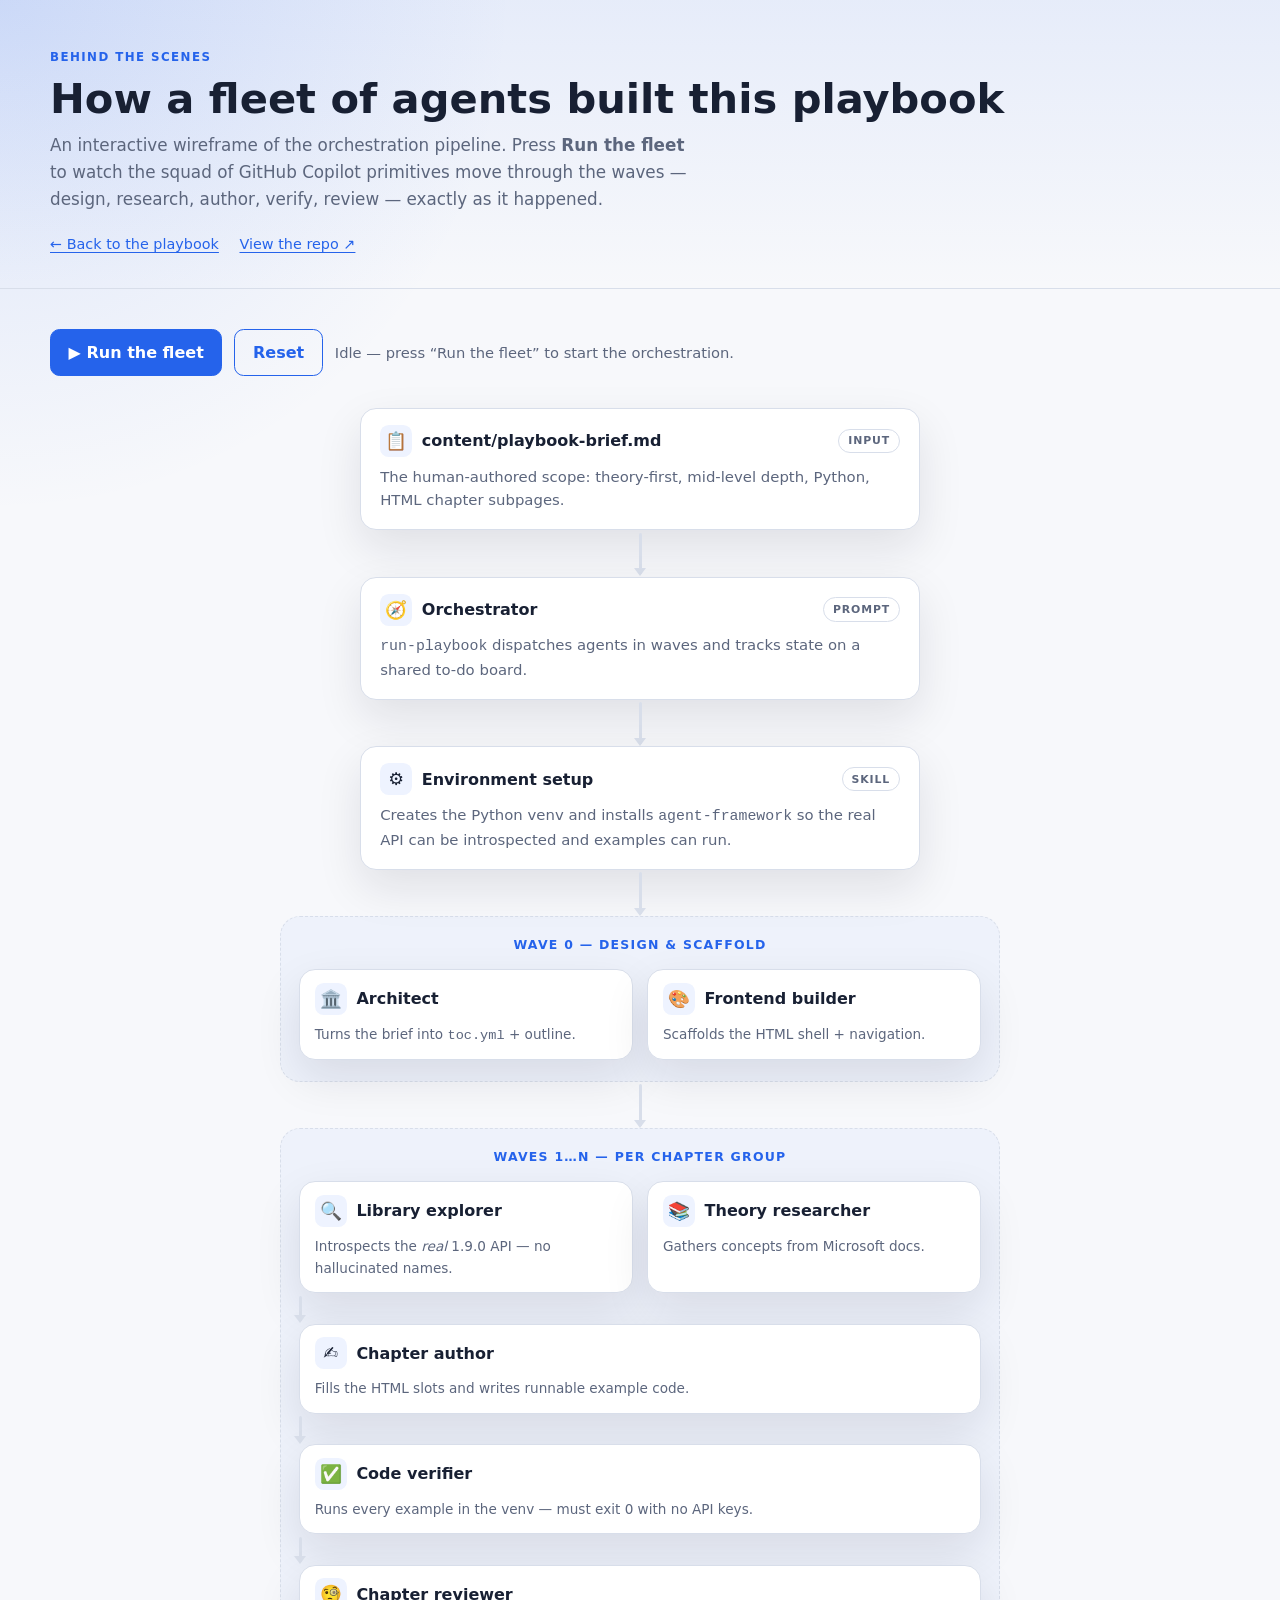
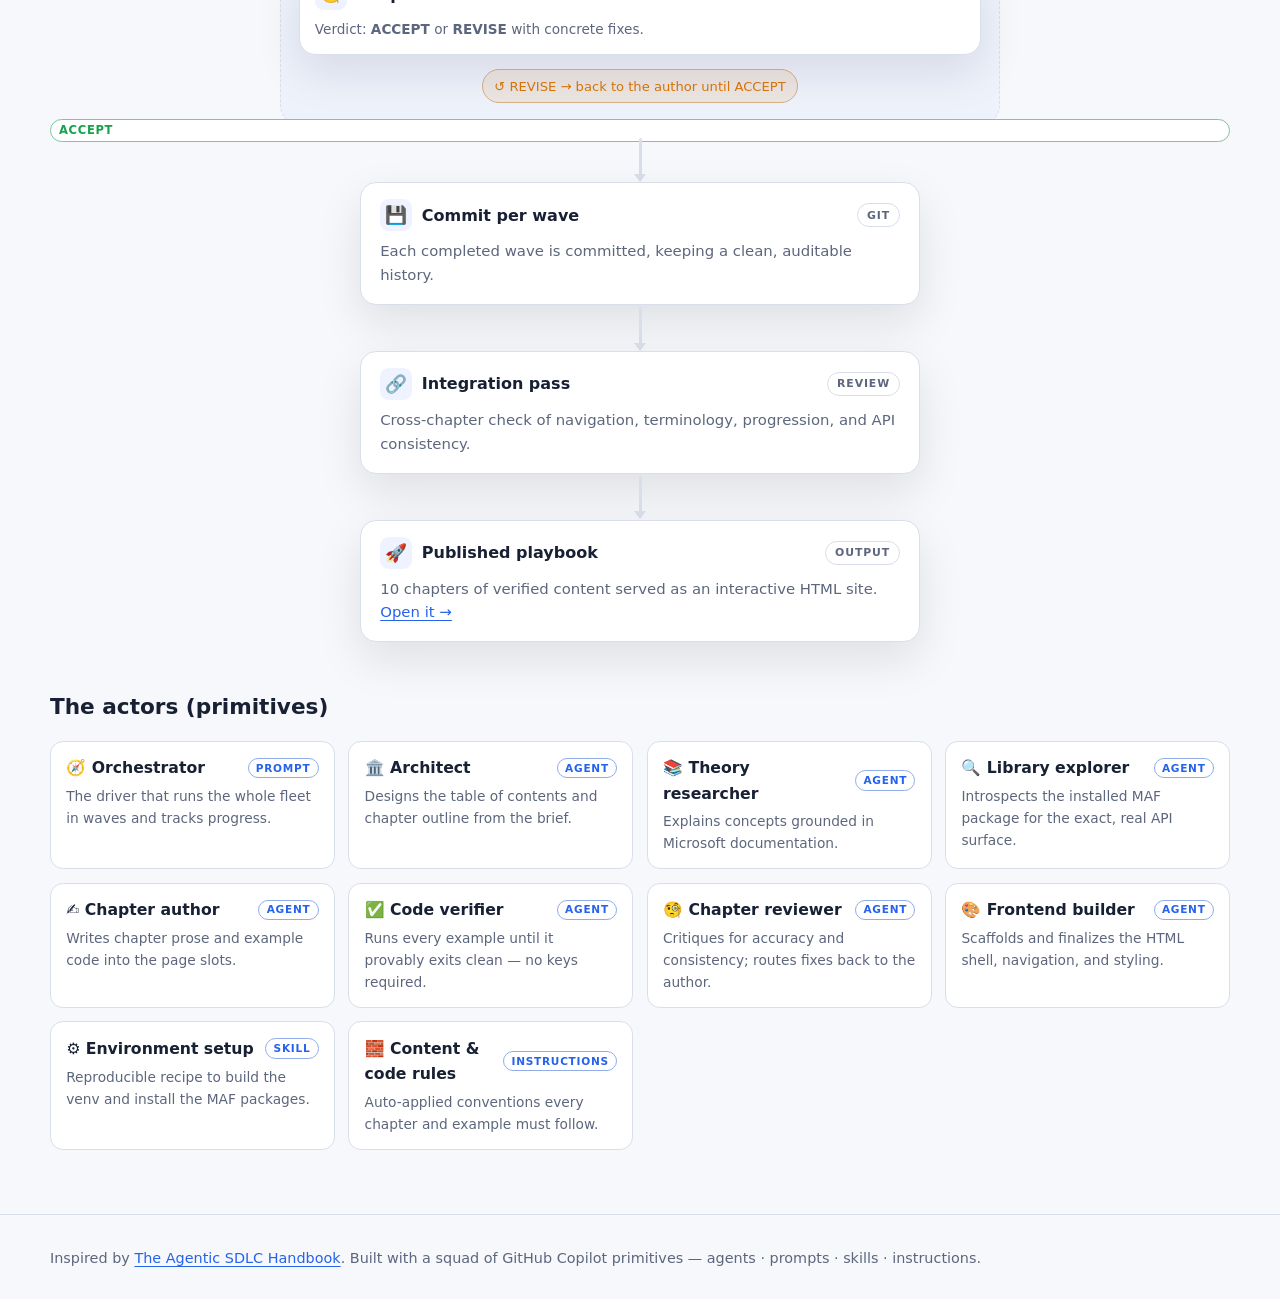
<file: orchestration.html>
<!doctype html>
<html lang="en">
<head>
  <meta charset="utf-8">
  <meta name="viewport" content="width=device-width, initial-scale=1">
  <meta name="description" content="An interactive wireframe replicating the agent-orchestration pipeline that produced the Microsoft Agent Framework playbook: a fleet of GitHub Copilot primitives working in waves.">
  <title>How the fleet built this | Agent Orchestration</title>
  <style>
    :root {
      color-scheme: light dark;
      --bg: #f7f8fb;
      --surface: #ffffff;
      --surface-strong: #eef3ff;
      --text: #182033;
      --muted: #5c667d;
      --border: #d8deea;
      --accent: #2563eb;
      --accent-strong: #1d4ed8;
      --good: #16a34a;
      --warn: #d97706;
      --shadow: 0 18px 45px rgba(15, 23, 42, 0.10);
      --radius: 1rem;
      font-family: "Segoe UI", system-ui, -apple-system, BlinkMacSystemFont, "Helvetica Neue", Arial, sans-serif;
    }
    @media (prefers-color-scheme: dark) {
      :root {
        --bg: #0b1020;
        --surface: #121a2d;
        --surface-strong: #17223a;
        --text: #edf2ff;
        --muted: #b7c2d8;
        --border: #293653;
        --accent: #78a6ff;
        --accent-strong: #a8c4ff;
        --good: #4ade80;
        --warn: #fbbf24;
        --shadow: 0 18px 45px rgba(0, 0, 0, 0.32);
      }
    }
    * { box-sizing: border-box; }
    html { scroll-behavior: smooth; }
    body {
      margin: 0;
      background: radial-gradient(circle at top left, color-mix(in srgb, var(--accent) 14%, transparent), transparent 32rem), var(--bg);
      color: var(--text);
      font-size: 16px;
      line-height: 1.6;
    }
    a { color: var(--accent); text-underline-offset: 0.18em; }
    a:hover { color: var(--accent-strong); }
    .container { width: min(1180px, calc(100% - 2rem)); margin: 0 auto; }

    header.hero {
      padding: 3rem 0 2rem;
      border-bottom: 1px solid var(--border);
      background: linear-gradient(180deg, color-mix(in srgb, var(--accent) 8%, transparent), transparent);
    }
    .eyebrow {
      text-transform: uppercase;
      letter-spacing: 0.12em;
      font-size: 0.74rem;
      font-weight: 700;
      color: var(--accent);
      margin: 0 0 0.5rem;
    }
    h1 { font-size: clamp(1.8rem, 4vw, 2.6rem); margin: 0 0 0.6rem; line-height: 1.15; }
    .lead { color: var(--muted); max-width: 60ch; margin: 0; font-size: 1.05rem; }
    .crumbs { margin-top: 1.25rem; font-size: 0.9rem; }
    .crumbs a { margin-right: 1rem; }

    main { padding: 2.5rem 0 4rem; }

    .controls {
      display: flex; flex-wrap: wrap; gap: 0.75rem; align-items: center;
      margin: 0 0 2rem;
    }
    button.btn {
      font: inherit; font-weight: 650;
      border: 1px solid var(--accent);
      background: var(--accent); color: #fff;
      padding: 0.6rem 1.1rem; border-radius: 0.6rem; cursor: pointer;
      transition: transform .08s ease, filter .15s ease;
    }
    button.btn:hover { filter: brightness(1.08); }
    button.btn:active { transform: translateY(1px); }
    button.btn.ghost { background: transparent; color: var(--accent); }
    .status { color: var(--muted); font-size: 0.92rem; min-height: 1.2em; }
    .status b { color: var(--text); }

    /* Pipeline */
    .pipeline { display: grid; gap: 0; position: relative; }
    .stage {
      display: grid; gap: 0.85rem; justify-items: center;
    }
    .connector {
      width: 3px; height: 2.6rem; margin: 0.15rem 0;
      background: linear-gradient(var(--border), var(--border));
      position: relative; border-radius: 3px;
      justify-self: center;
    }
    .connector::after {
      content: ""; position: absolute; left: 50%; bottom: -2px; transform: translateX(-50%);
      border-left: 6px solid transparent; border-right: 6px solid transparent;
      border-top: 8px solid var(--border);
    }
    .connector.flow { background: linear-gradient(var(--accent), var(--accent-strong)); }
    .connector.flow::after { border-top-color: var(--accent-strong); }

    .node {
      width: min(560px, 100%);
      background: var(--surface);
      border: 1px solid var(--border);
      border-radius: var(--radius);
      box-shadow: var(--shadow);
      padding: 1rem 1.2rem;
      position: relative;
      transition: border-color .2s ease, box-shadow .2s ease, transform .2s ease, background .2s ease;
    }
    .node .role { display: flex; align-items: center; gap: 0.6rem; font-weight: 700; }
    .node .role .ico {
      width: 2rem; height: 2rem; flex: none; display: grid; place-items: center;
      border-radius: 0.55rem; background: var(--surface-strong); font-size: 1.1rem;
    }
    .node .kind {
      margin-left: auto; font-size: 0.68rem; text-transform: uppercase; letter-spacing: 0.08em;
      color: var(--muted); border: 1px solid var(--border); border-radius: 999px; padding: 0.15rem 0.55rem;
    }
    .node p { margin: 0.55rem 0 0; color: var(--muted); font-size: 0.93rem; }
    .node.active {
      border-color: var(--accent);
      box-shadow: 0 0 0 3px color-mix(in srgb, var(--accent) 30%, transparent), var(--shadow);
      transform: translateY(-2px);
      background: color-mix(in srgb, var(--accent) 6%, var(--surface));
    }
    .node.done .role .ico { background: color-mix(in srgb, var(--good) 22%, transparent); }
    .node.done::after {
      content: "✓"; position: absolute; top: 0.7rem; right: 0.8rem;
      color: var(--good); font-weight: 800;
    }

    /* Wave grouping */
    .wave {
      width: min(720px, 100%);
      border: 1.5px dashed var(--border);
      border-radius: calc(var(--radius) + 0.25rem);
      padding: 1.1rem 1.1rem 1.3rem;
      background: color-mix(in srgb, var(--accent) 4%, transparent);
    }
    .wave > .wave-title {
      font-size: 0.78rem; text-transform: uppercase; letter-spacing: 0.1em;
      color: var(--accent); font-weight: 700; margin: 0 0 0.9rem; text-align: center;
    }
    .wave.active { border-color: var(--accent); }
    .wave-row { display: grid; gap: 0.85rem; }
    .wave-row.two { grid-template-columns: 1fr 1fr; }
    @media (max-width: 620px) { .wave-row.two { grid-template-columns: 1fr; } }
    .node.sm { width: 100%; padding: 0.8rem 0.95rem; }
    .node.sm p { font-size: 0.85rem; }

    .loop-note {
      display: inline-flex; align-items: center; gap: 0.4rem;
      margin: 0.9rem auto 0; font-size: 0.82rem; color: var(--warn);
      border: 1px solid color-mix(in srgb, var(--warn) 45%, var(--border));
      background: color-mix(in srgb, var(--warn) 10%, transparent);
      padding: 0.35rem 0.7rem; border-radius: 999px;
    }
    .edge-label {
      font-size: 0.72rem; font-weight: 700; letter-spacing: 0.06em; text-transform: uppercase;
      color: var(--muted); background: var(--surface); border: 1px solid var(--border);
      padding: 0.1rem 0.5rem; border-radius: 999px; margin: -0.4rem 0;
    }
    .edge-label.flow { color: var(--good); border-color: color-mix(in srgb, var(--good) 45%, var(--border)); }

    /* Legend */
    .section-title { margin: 3rem 0 1rem; font-size: 1.35rem; }
    .legend {
      display: grid; grid-template-columns: repeat(auto-fill, minmax(230px, 1fr)); gap: 0.85rem;
    }
    .legend .card {
      border: 1px solid var(--border); border-radius: 0.8rem; background: var(--surface);
      padding: 0.85rem 0.95rem;
    }
    .legend .card h3 { margin: 0 0 0.3rem; font-size: 0.98rem; display: flex; gap: 0.5rem; align-items: center; }
    .legend .card p { margin: 0; color: var(--muted); font-size: 0.86rem; }
    .legend .tag {
      font-size: 0.66rem; text-transform: uppercase; letter-spacing: 0.07em; color: var(--accent);
      border: 1px solid color-mix(in srgb, var(--accent) 40%, var(--border)); border-radius: 999px;
      padding: 0.05rem 0.45rem; margin-left: auto;
    }

    footer { border-top: 1px solid var(--border); padding: 2rem 0; color: var(--muted); font-size: 0.9rem; }
    .reduced-hint { font-size: 0.82rem; color: var(--muted); margin-top: 0.4rem; }
  </style>
</head>
<body>
  <header class="hero">
    <div class="container">
      <p class="eyebrow">Behind the scenes</p>
      <h1>How a fleet of agents built this playbook</h1>
      <p class="lead">An interactive wireframe of the orchestration pipeline. Press <strong>Run the fleet</strong> to watch the squad of GitHub Copilot primitives move through the waves — design, research, author, verify, review — exactly as it happened.</p>
      <nav class="crumbs">
        <a href="index.html">← Back to the playbook</a>
        <a href="https://github.com/Valentina-Alto/microsoft-agent-framework-playbook-fleets-generated" target="_blank" rel="noopener">View the repo ↗</a>
      </nav>
    </div>
  </header>

  <main class="container">
    <div class="controls">
      <button class="btn" id="run">▶ Run the fleet</button>
      <button class="btn ghost" id="reset">Reset</button>
      <span class="status" id="status">Idle — press “Run the fleet” to start the orchestration.</span>
    </div>

    <div class="pipeline" id="pipeline">
      <!-- Brief -->
      <div class="stage">
        <div class="node" data-step="0">
          <div class="role"><span class="ico">📋</span> content/playbook-brief.md <span class="kind">input</span></div>
          <p>The human-authored scope: theory-first, mid-level depth, Python, HTML chapter subpages.</p>
        </div>
      </div>
      <div class="connector" data-conn="0"></div>

      <!-- Orchestrator -->
      <div class="stage">
        <div class="node" data-step="1">
          <div class="role"><span class="ico">🧭</span> Orchestrator <span class="kind">prompt</span></div>
          <p><code>run-playbook</code> dispatches agents in waves and tracks state on a shared to-do board.</p>
        </div>
      </div>
      <div class="connector" data-conn="1"></div>

      <!-- Env -->
      <div class="stage">
        <div class="node" data-step="2">
          <div class="role"><span class="ico">⚙️</span> Environment setup <span class="kind">skill</span></div>
          <p>Creates the Python venv and installs <code>agent-framework</code> so the real API can be introspected and examples can run.</p>
        </div>
      </div>
      <div class="connector" data-conn="2"></div>

      <!-- Wave 0 -->
      <div class="stage">
        <div class="wave" data-wave="w0">
          <p class="wave-title">Wave 0 — Design &amp; scaffold</p>
          <div class="wave-row two">
            <div class="node sm" data-step="3">
              <div class="role"><span class="ico">🏛️</span> Architect</div>
              <p>Turns the brief into <code>toc.yml</code> + outline.</p>
            </div>
            <div class="node sm" data-step="4">
              <div class="role"><span class="ico">🎨</span> Frontend builder</div>
              <p>Scaffolds the HTML shell + navigation.</p>
            </div>
          </div>
        </div>
      </div>
      <div class="connector" data-conn="3"></div>

      <!-- Waves 1..N -->
      <div class="stage">
        <div class="wave" data-wave="wN">
          <p class="wave-title">Waves 1…N — per chapter group</p>
          <div class="wave-row two">
            <div class="node sm" data-step="5">
              <div class="role"><span class="ico">🔍</span> Library explorer</div>
              <p>Introspects the <em>real</em> 1.9.0 API — no hallucinated names.</p>
            </div>
            <div class="node sm" data-step="6">
              <div class="role"><span class="ico">📚</span> Theory researcher</div>
              <p>Gathers concepts from Microsoft docs.</p>
            </div>
          </div>
          <div class="connector" data-conn="x1" style="height:1.6rem"></div>
          <div class="wave-row">
            <div class="node sm" data-step="7">
              <div class="role"><span class="ico">✍️</span> Chapter author</div>
              <p>Fills the HTML slots and writes runnable example code.</p>
            </div>
          </div>
          <div class="connector" data-conn="x2" style="height:1.6rem"></div>
          <div class="wave-row">
            <div class="node sm" data-step="8">
              <div class="role"><span class="ico">✅</span> Code verifier</div>
              <p>Runs every example in the venv — must exit 0 with no API keys.</p>
            </div>
          </div>
          <div class="connector" data-conn="x3" style="height:1.6rem"></div>
          <div class="wave-row">
            <div class="node sm" data-step="9">
              <div class="role"><span class="ico">🧐</span> Chapter reviewer</div>
              <p>Verdict: <strong>ACCEPT</strong> or <strong>REVISE</strong> with concrete fixes.</p>
            </div>
          </div>
          <div style="text-align:center">
            <span class="loop-note" id="reviseNote">↺ REVISE → back to the author until ACCEPT</span>
          </div>
        </div>
      </div>
      <div class="edge-label flow">ACCEPT</div>
      <div class="connector" data-conn="4"></div>

      <!-- Commit -->
      <div class="stage">
        <div class="node" data-step="10">
          <div class="role"><span class="ico">💾</span> Commit per wave <span class="kind">git</span></div>
          <p>Each completed wave is committed, keeping a clean, auditable history.</p>
        </div>
      </div>
      <div class="connector" data-conn="5"></div>

      <!-- Integration -->
      <div class="stage">
        <div class="node" data-step="11">
          <div class="role"><span class="ico">🔗</span> Integration pass <span class="kind">review</span></div>
          <p>Cross-chapter check of navigation, terminology, progression, and API consistency.</p>
        </div>
      </div>
      <div class="connector" data-conn="6"></div>

      <!-- Site -->
      <div class="stage">
        <div class="node" data-step="12">
          <div class="role"><span class="ico">🚀</span> Published playbook <span class="kind">output</span></div>
          <p>10 chapters of verified content served as an interactive HTML site. <a href="index.html">Open it →</a></p>
        </div>
      </div>
    </div>

    <h2 class="section-title">The actors (primitives)</h2>
    <div class="legend">
      <div class="card"><h3>🧭 Orchestrator <span class="tag">prompt</span></h3><p>The driver that runs the whole fleet in waves and tracks progress.</p></div>
      <div class="card"><h3>🏛️ Architect <span class="tag">agent</span></h3><p>Designs the table of contents and chapter outline from the brief.</p></div>
      <div class="card"><h3>📚 Theory researcher <span class="tag">agent</span></h3><p>Explains concepts grounded in Microsoft documentation.</p></div>
      <div class="card"><h3>🔍 Library explorer <span class="tag">agent</span></h3><p>Introspects the installed MAF package for the exact, real API surface.</p></div>
      <div class="card"><h3>✍️ Chapter author <span class="tag">agent</span></h3><p>Writes chapter prose and example code into the page slots.</p></div>
      <div class="card"><h3>✅ Code verifier <span class="tag">agent</span></h3><p>Runs every example until it provably exits clean — no keys required.</p></div>
      <div class="card"><h3>🧐 Chapter reviewer <span class="tag">agent</span></h3><p>Critiques for accuracy and consistency; routes fixes back to the author.</p></div>
      <div class="card"><h3>🎨 Frontend builder <span class="tag">agent</span></h3><p>Scaffolds and finalizes the HTML shell, navigation, and styling.</p></div>
      <div class="card"><h3>⚙️ Environment setup <span class="tag">skill</span></h3><p>Reproducible recipe to build the venv and install the MAF packages.</p></div>
      <div class="card"><h3>🧱 Content &amp; code rules <span class="tag">instructions</span></h3><p>Auto-applied conventions every chapter and example must follow.</p></div>
    </div>
  </main>

  <footer>
    <div class="container">
      Inspired by <a href="https://danielmeppiel.github.io/agentic-sdlc-handbook/handbook/ch01-the-agentic-sdlc-thesis.html" target="_blank" rel="noopener">The Agentic SDLC Handbook</a>.
      Built with a squad of GitHub Copilot primitives — agents · prompts · skills · instructions.
    </div>
  </footer>

  <script>
    const order = [
      { step: 0,  msg: "Reading the brief — scope and intent locked in." },
      { step: 1,  msg: "Orchestrator boots and plans the waves." },
      { step: 2,  msg: "Environment ready — agent-framework installed, API introspectable." },
      { wave: "w0", steps: [3, 4], msg: "Wave 0 — Architect drafts the TOC while the Frontend builder scaffolds the site." },
      { wave: "wN", steps: [5, 6], msg: "Waves 1…N — Explorer extracts the real API; Researcher gathers theory." },
      { wave: "wN", steps: [7], msg: "Author fills the chapter slots and writes runnable examples." },
      { wave: "wN", steps: [8], msg: "Verifier runs every example — checking for EXIT 0 with no keys." },
      { wave: "wN", steps: [9], revise: true, msg: "Reviewer evaluates… one chapter needs work → REVISE back to the author." },
      { wave: "wN", steps: [7], msg: "Author applies the fixes from the reviewer." },
      { wave: "wN", steps: [9], msg: "Reviewer re-checks → ACCEPT ✓" },
      { step: 10, msg: "Wave committed to git — clean, auditable history." },
      { step: 11, msg: "Integration pass — cross-chapter consistency confirmed CLEAN." },
      { step: 12, done: true, msg: "Published: 10 verified chapters live as an interactive playbook. 🎉" }
    ];

    const q = (sel) => document.querySelector(sel);
    const stepEl = (n) => q(`[data-step="${n}"]`);
    const waveEl = (w) => q(`[data-wave="${w}"]`);
    const connectors = [...document.querySelectorAll('[data-conn]')];
    const statusEl = q('#status');
    const runBtn = q('#run');
    const resetBtn = q('#reset');
    const reduceMotion = window.matchMedia('(prefers-reduced-motion: reduce)').matches;

    let timers = [];
    let running = false;

    function clearAll() {
      timers.forEach(clearTimeout); timers = [];
      document.querySelectorAll('.node').forEach(n => n.classList.remove('active', 'done'));
      document.querySelectorAll('.wave').forEach(w => w.classList.remove('active'));
      connectors.forEach(c => c.classList.remove('flow'));
      q('#reviseNote').style.color = '';
    }

    function reset() {
      running = false;
      clearAll();
      runBtn.disabled = false;
      runBtn.textContent = '▶ Run the fleet';
      statusEl.innerHTML = 'Idle — press “Run the fleet” to start the orchestration.';
    }

    function activate(item, connIndex) {
      // dim previously-active (but keep done marks)
      document.querySelectorAll('.node.active').forEach(n => {
        n.classList.remove('active'); n.classList.add('done');
      });
      document.querySelectorAll('.wave.active').forEach(w => w.classList.remove('active'));

      if (item.wave) waveEl(item.wave)?.classList.add('active');
      const steps = item.steps || [item.step];
      steps.forEach(s => {
        const el = stepEl(s);
        if (el) { el.classList.remove('done'); el.classList.add('active'); }
      });
      if (item.done) steps.forEach(s => stepEl(s)?.classList.add('done'));
      if (item.revise) q('#reviseNote').style.color = 'var(--warn)';
      statusEl.innerHTML = '<b>' + item.msg + '</b>';

      // light the main connector that sits before "commit/integration/site" stages
      if (typeof connIndex === 'number' && connectors[connIndex]) {
        connectors[connIndex].classList.add('flow');
      }
    }

    function run() {
      if (running) return;
      running = true;
      clearAll();
      runBtn.disabled = true;
      runBtn.textContent = '● Running…';
      const stepMs = reduceMotion ? 350 : 1100;
      // Map top-level main connectors progressively: indices 0..6 are the trunk connectors
      const mainConn = [0, 1, 2, 3, 3, 3, 3, 3, 3, 3, 4, 5, 6];
      order.forEach((item, i) => {
        timers.push(setTimeout(() => {
          activate(item, i === 0 ? null : mainConn[i] - 1 >= 0 ? mainConn[i] - 1 : null);
          // progressively fill trunk connectors as we pass each stage
          for (let c = 0; c < mainConn[i]; c++) connectors[c]?.classList.add('flow');
          if (i === order.length - 1) {
            document.querySelectorAll('.node.active').forEach(n => n.classList.add('done'));
            running = false;
            runBtn.disabled = false;
            runBtn.textContent = '↻ Run again';
          }
        }, i * stepMs));
      });
    }

    runBtn.addEventListener('click', run);
    resetBtn.addEventListener('click', reset);
  </script>
</body>
</html>
</file>
